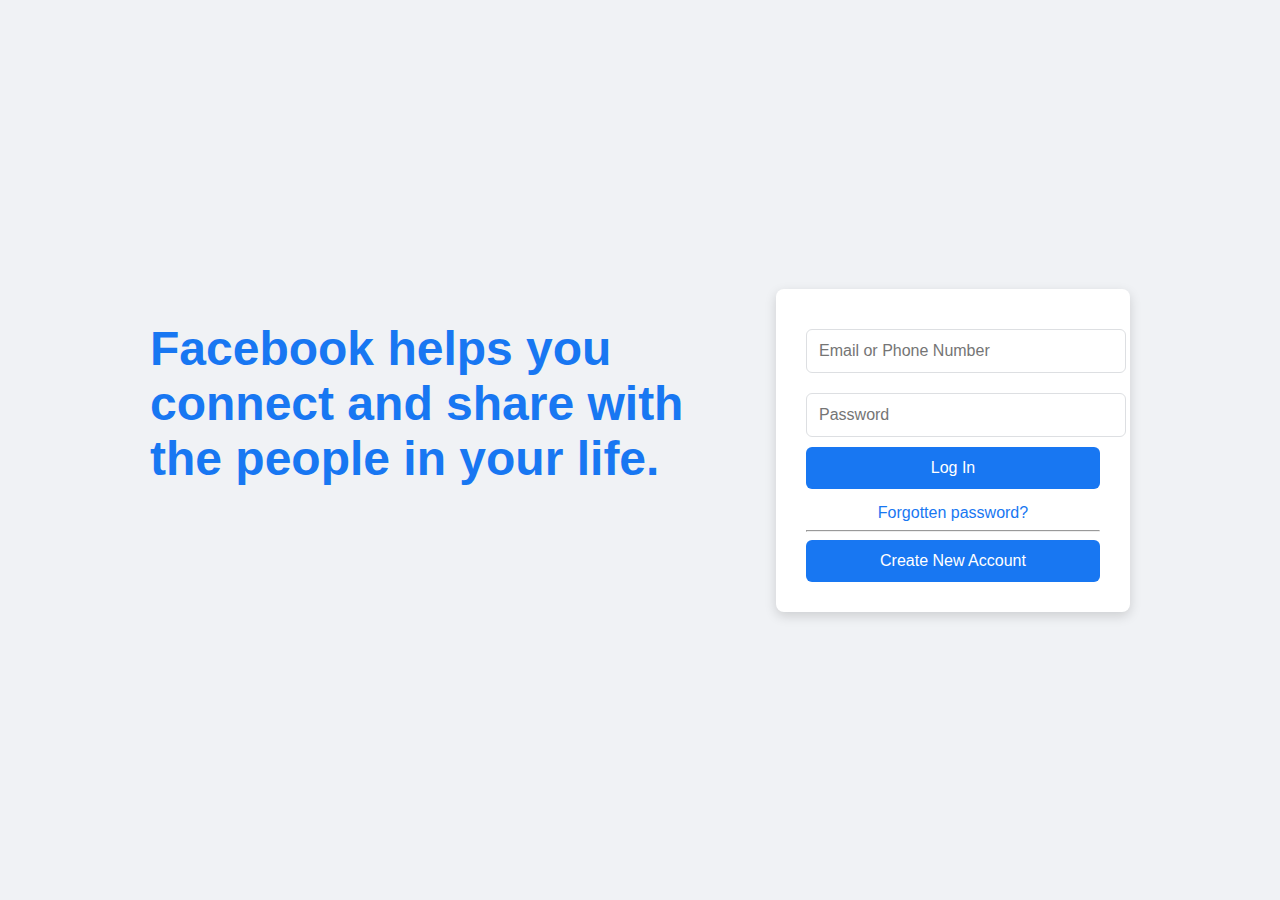
<file: CodeAlpha_Facebook_Clone/CodeAlpha_Facebook_Clone/login.html>
<!DOCTYPE html>
<html lang="en">
<head>
    <meta charset="UTF-8">
    <meta name="viewport" content="width=device-width, initial-scale=1.0">
    <title>Facebook - Log In or Sign Up</title>
    <style>
        body {
            font-family: Arial, sans-serif;
            background-color: #f0f2f5;
            margin: 0;
            padding: 0;
            display: flex;
            justify-content: center;
            align-items: center;
            height: 100vh;
        }
        .container {
            width: 980px;
            display: flex;
            justify-content: space-between;
        }
        .welcome-text {
            width: 60%;
        }
        .welcome-text h1 {
            font-size: 48px;
            color: #1877f2;
        }
        .login-form {
            background-color: white;
            padding: 30px;
            border-radius: 8px;
            box-shadow: 0 4px 12px rgba(0, 0, 0, 0.15);
            width: 30%;
        }
        .login-form input {
            width: 100%;
            padding: 12px;
            margin: 10px 0;
            font-size: 16px;
            border: 1px solid #dddfe2;
            border-radius: 6px;
        }
        .login-form button {
            width: 100%;
            padding: 12px;
            background-color: #1877f2;
            color: white;
            border: none;
            border-radius: 6px;
            font-size: 16px;
            cursor: pointer;
        }
        .login-form button:hover {
            background-color: #165eaf;
        }
        .login-form a {
            color: #1877f2;
            text-decoration: none;
            display: block;
            text-align: center;
            margin-top: 15px;
        }
    </style>
</head>
<body>
    <div class="container">
        <div class="welcome-text">
            <h1>Facebook helps you connect and share with the people in your life.</h1>
        </div>
        <div class="login-form">
            <form>
                <input type="text" placeholder="Email or Phone Number" required>
                <input type="password" placeholder="Password" required>
                <button type="submit">Log In</button>
                <a href="#">Forgotten password?</a>
                <hr>
                <button type="button">Create New Account</button>
            </form>
        </div>
    </div>
</body>
</html>
</file>
